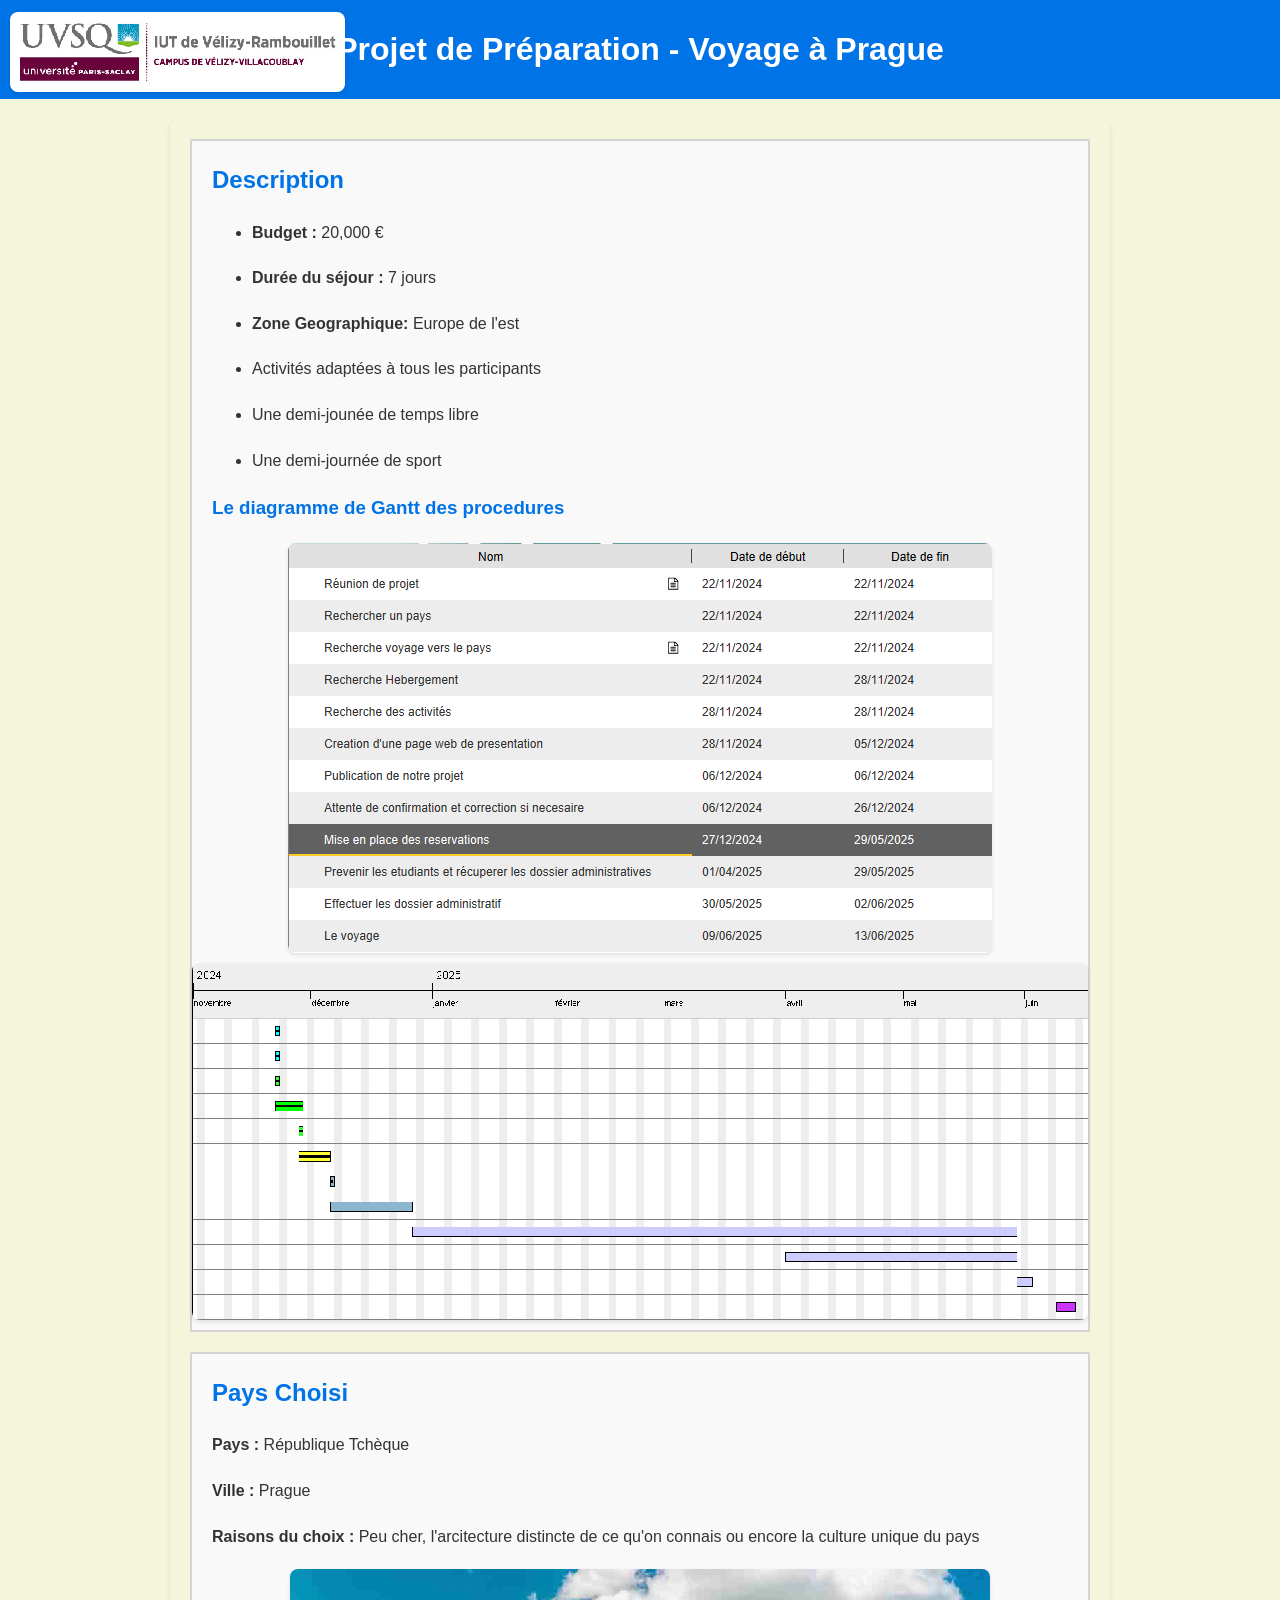
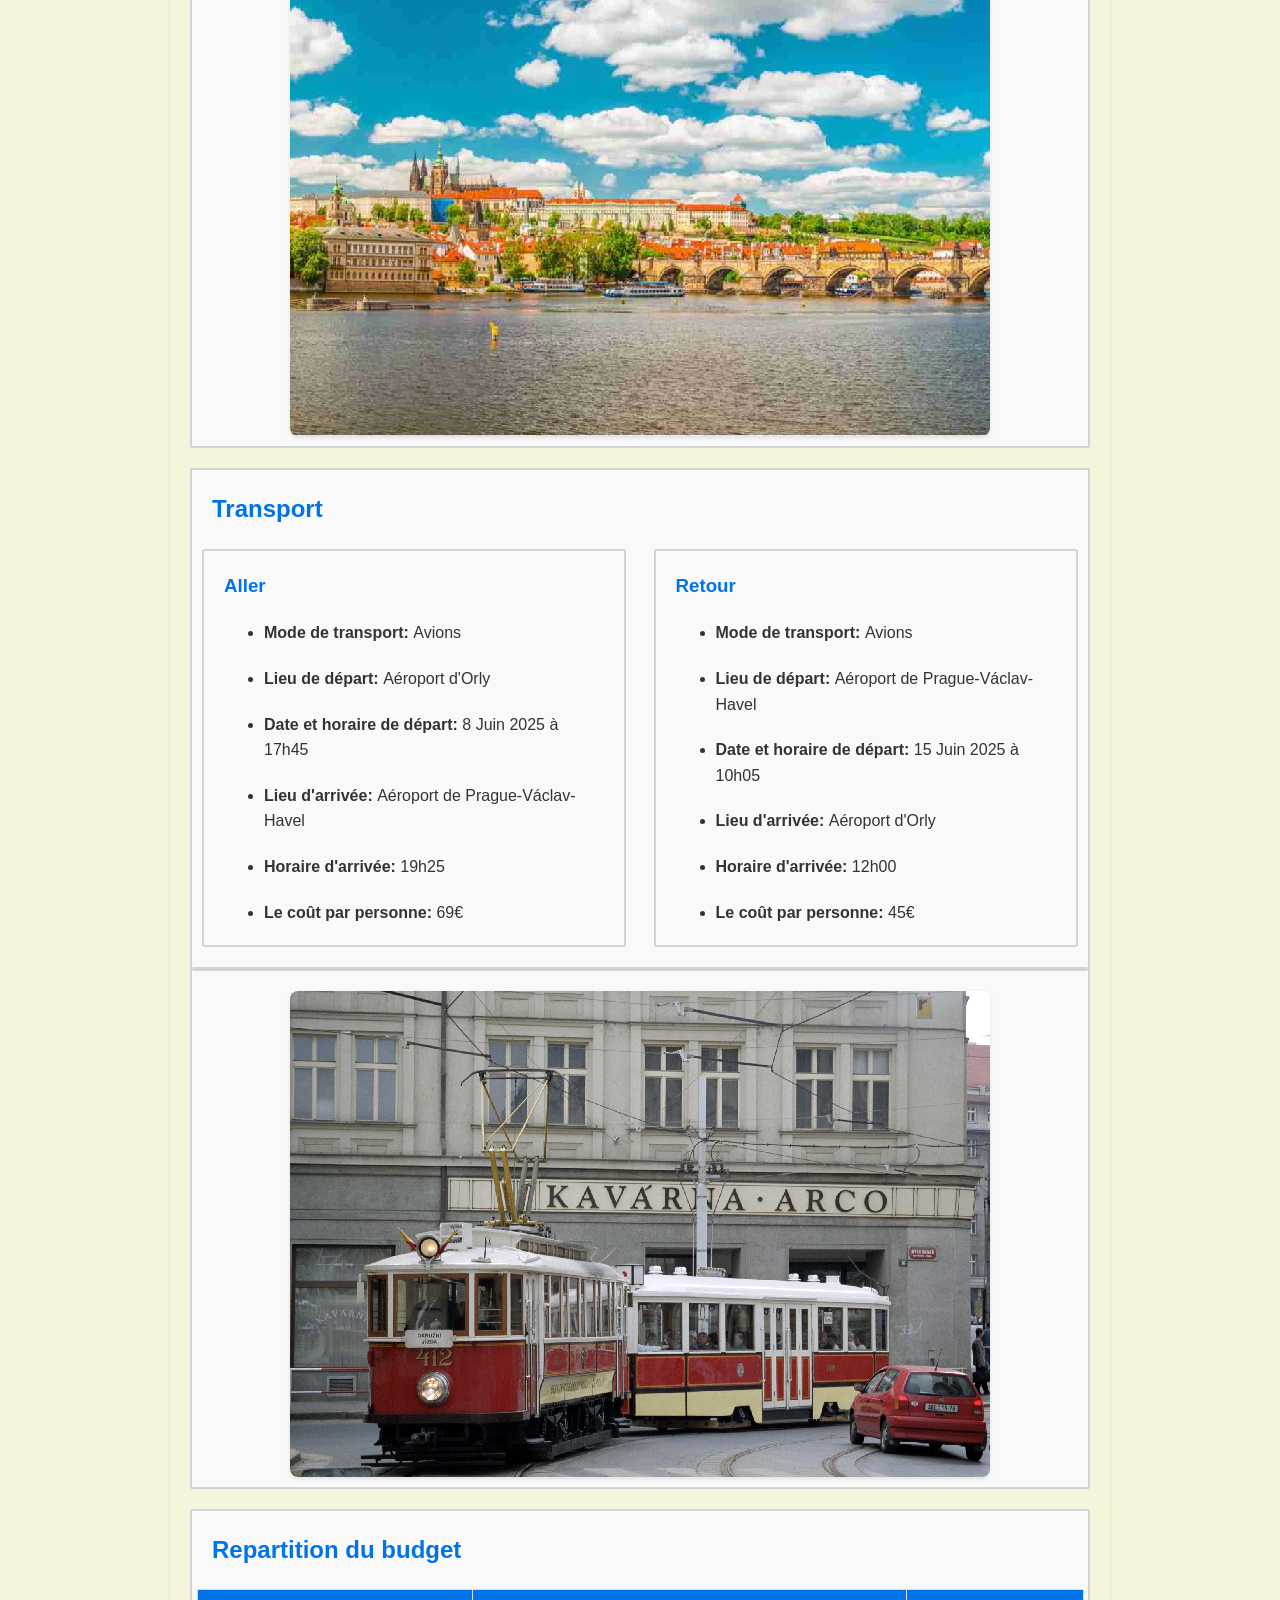
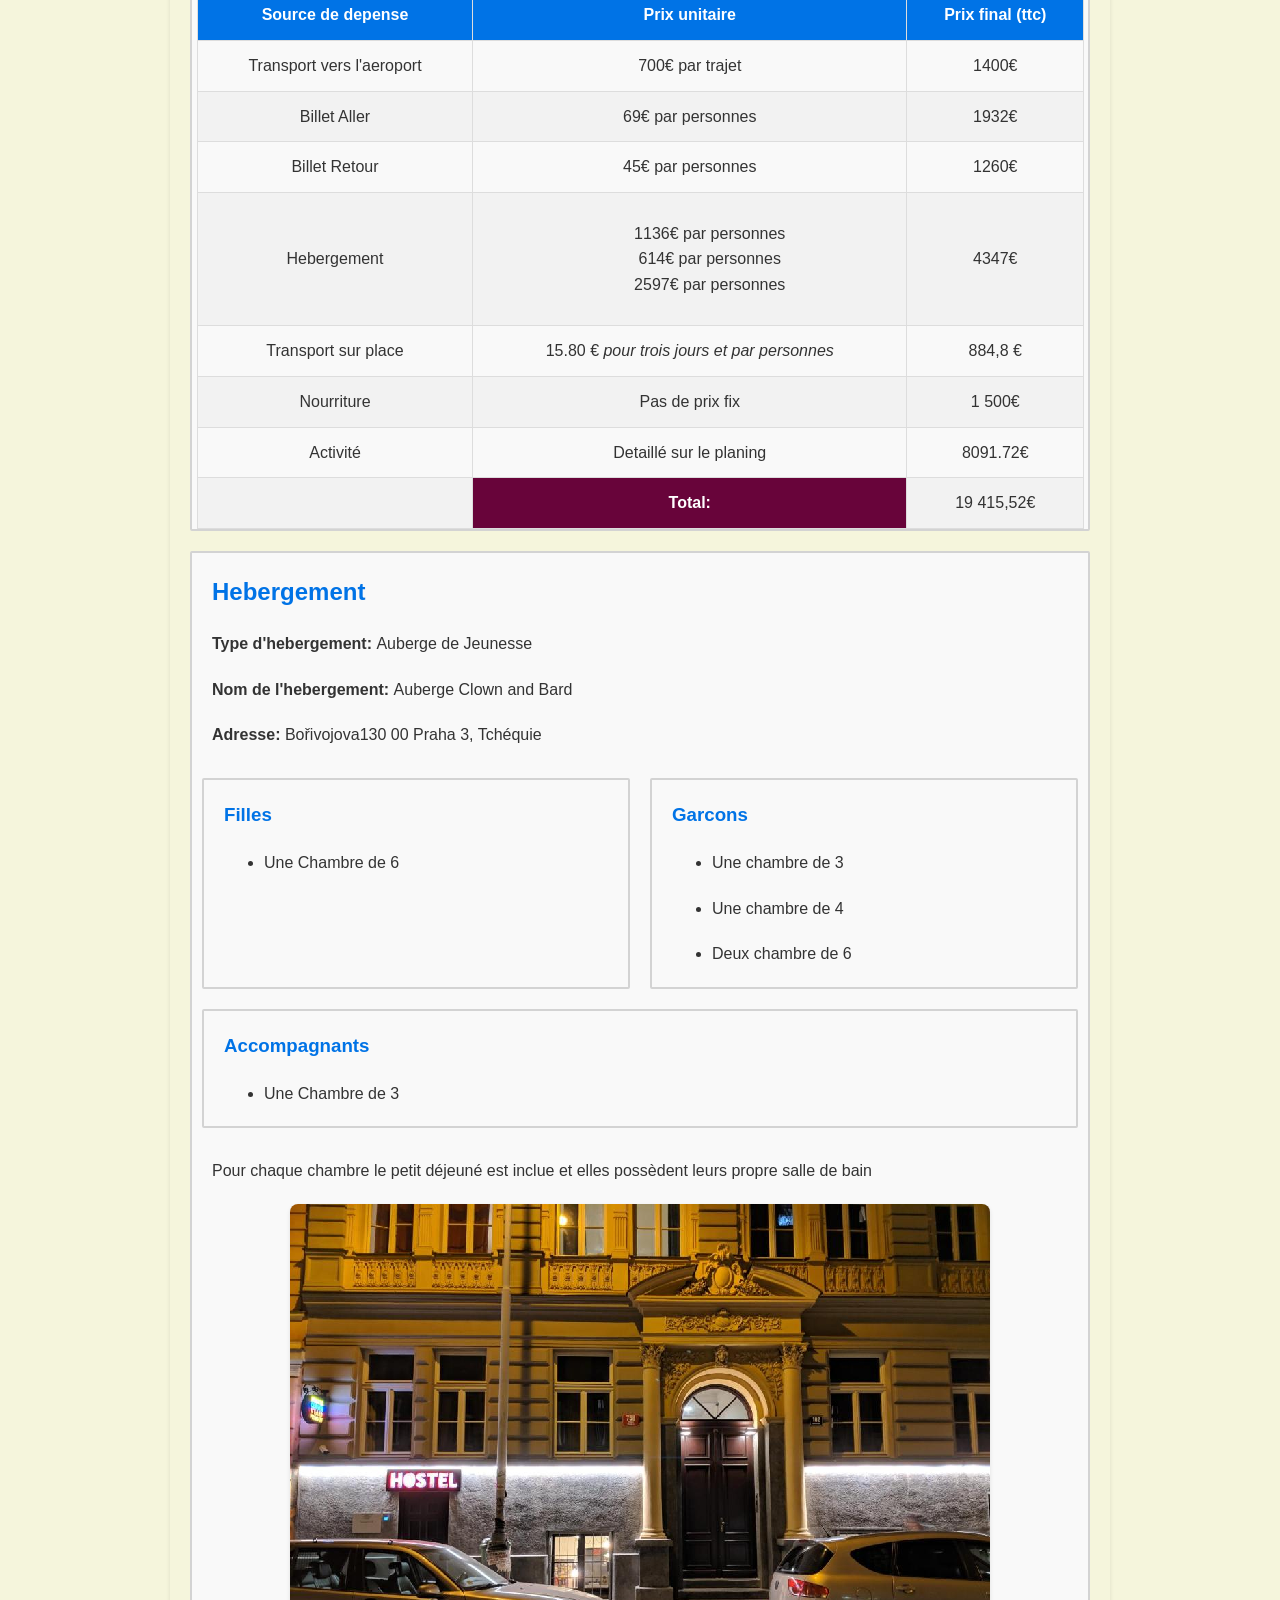
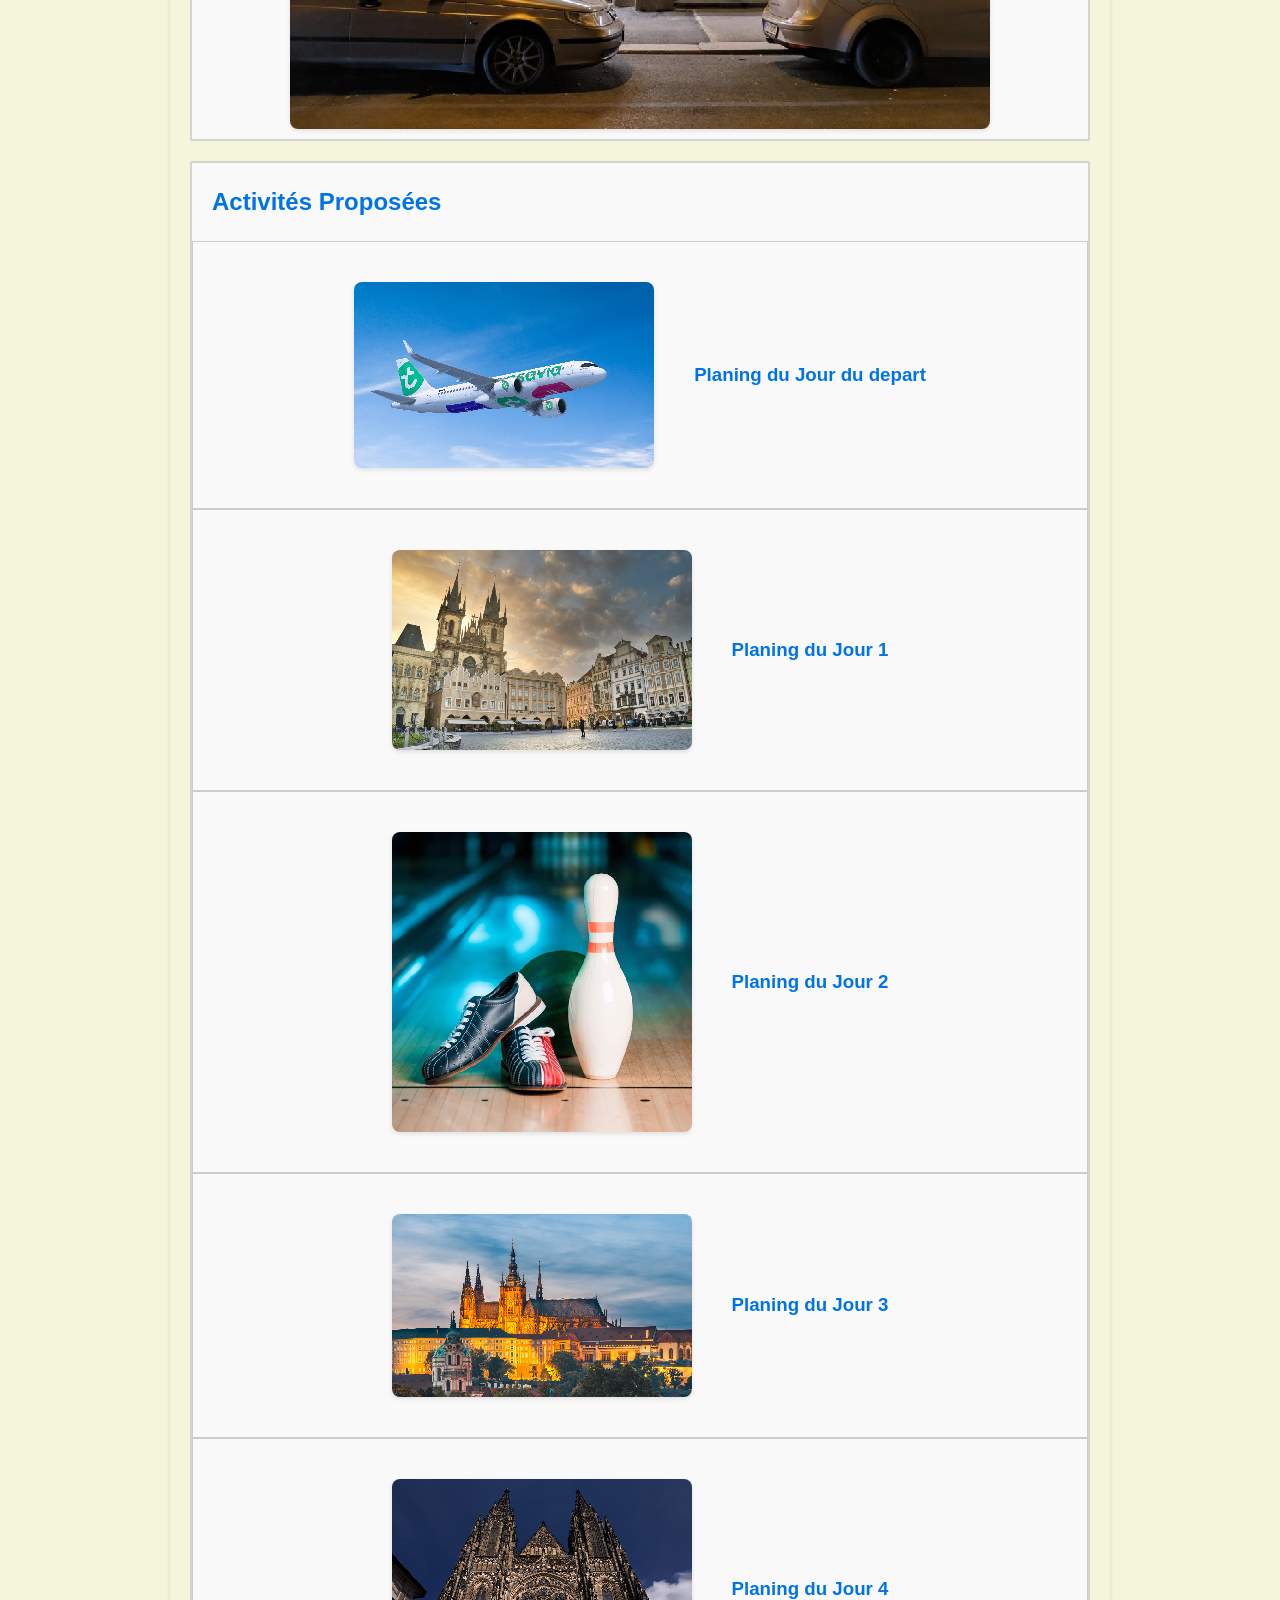
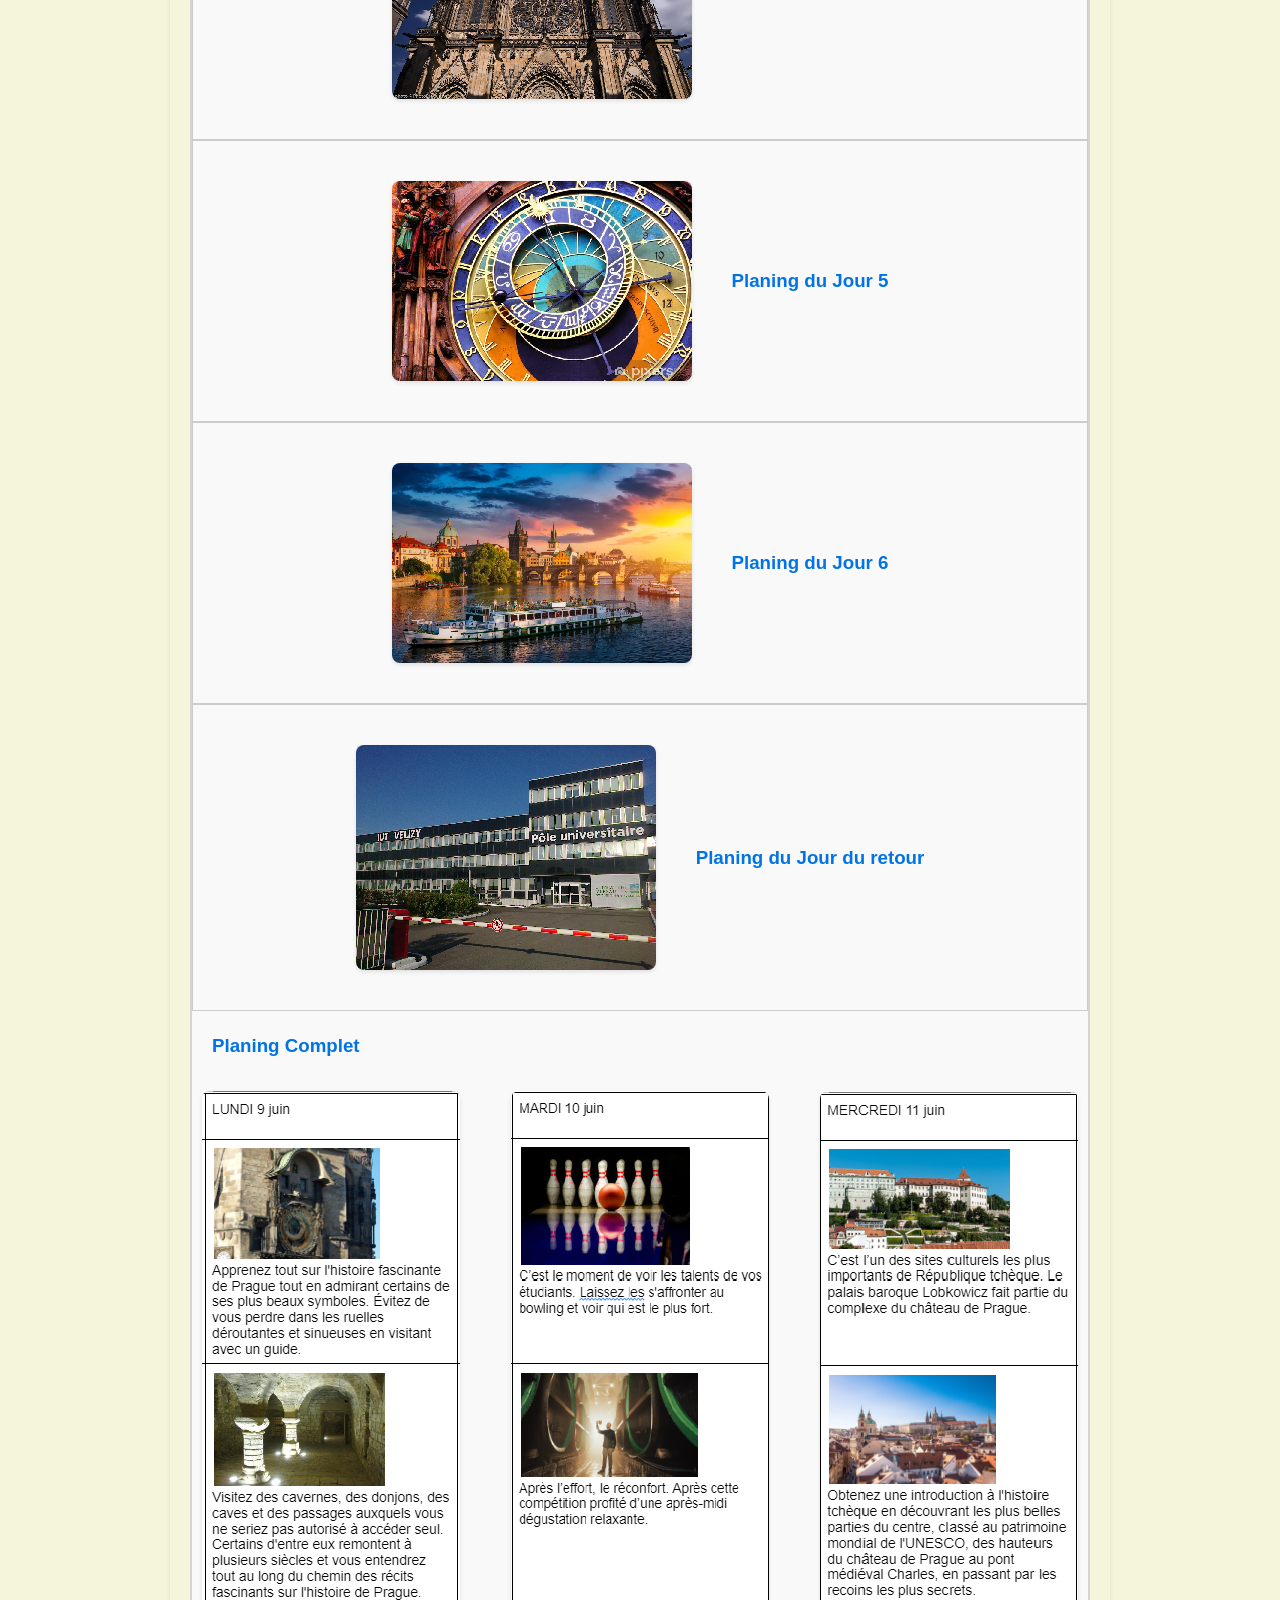
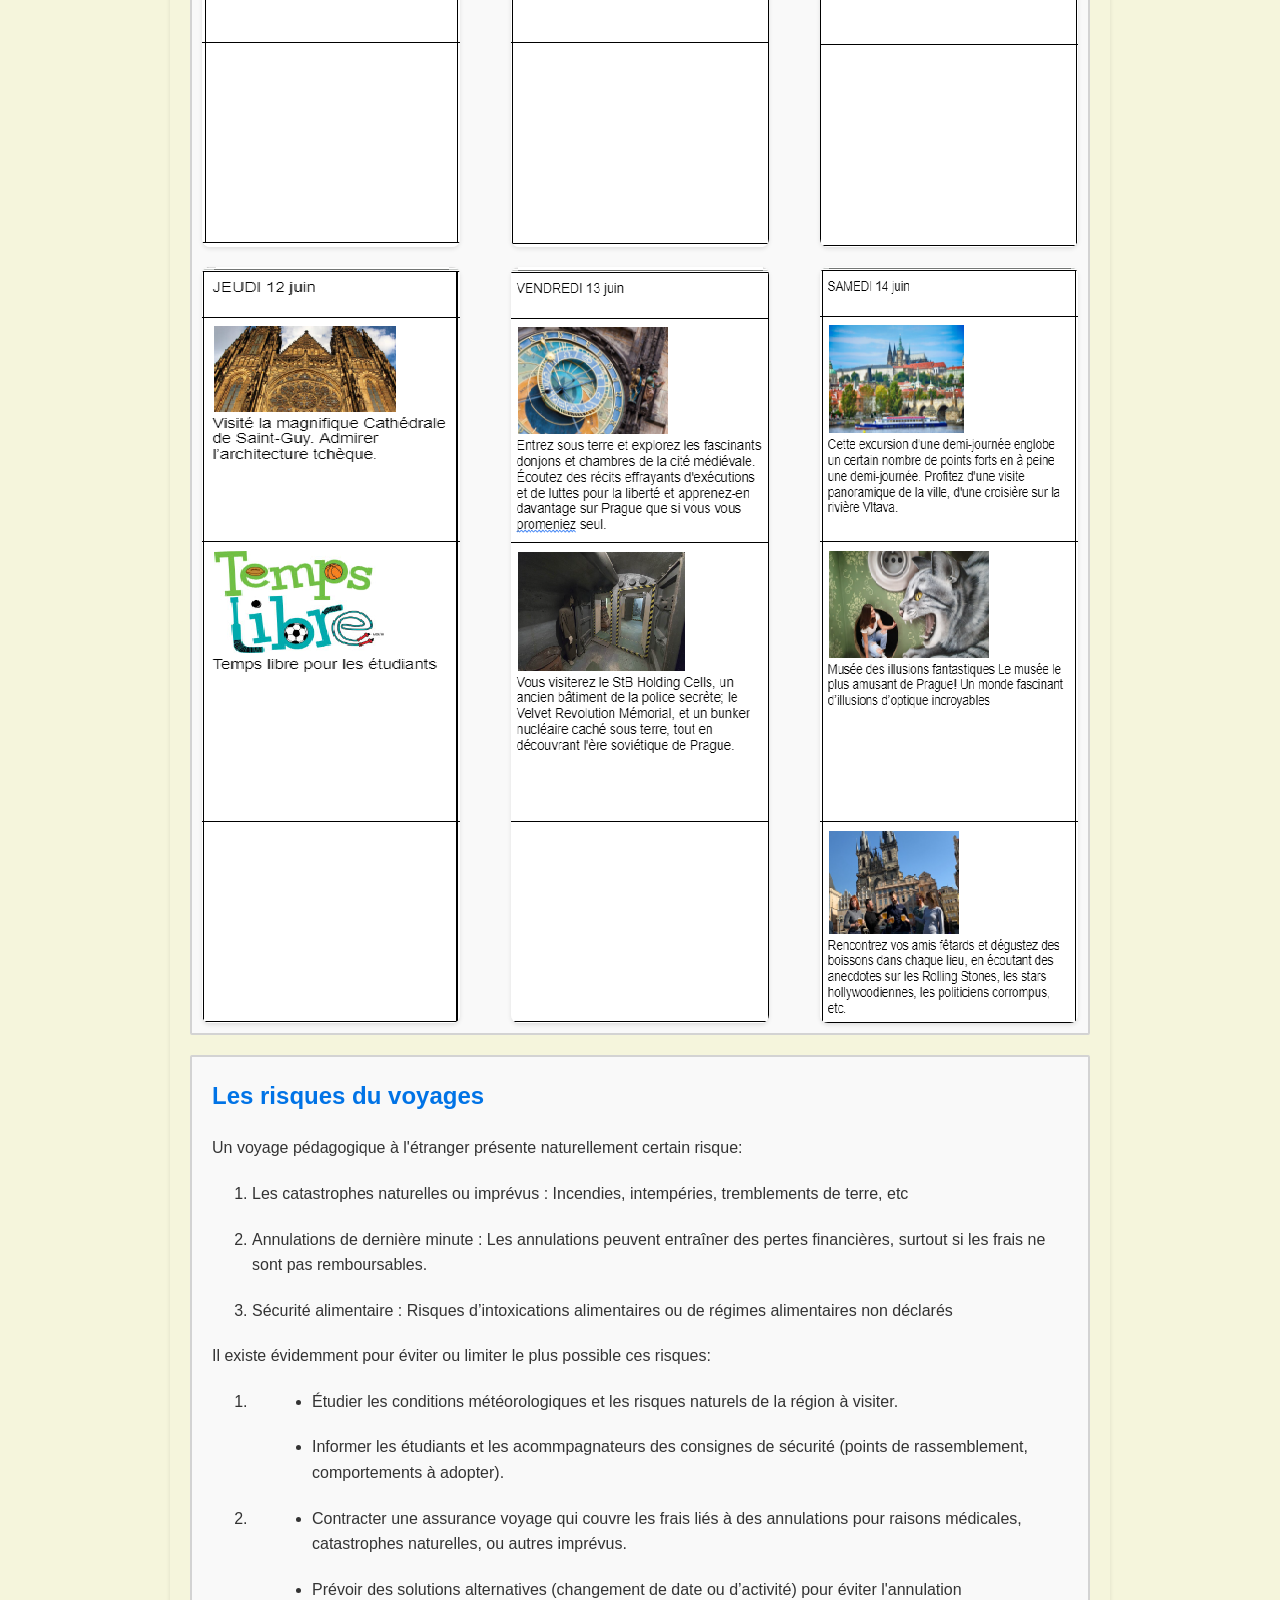
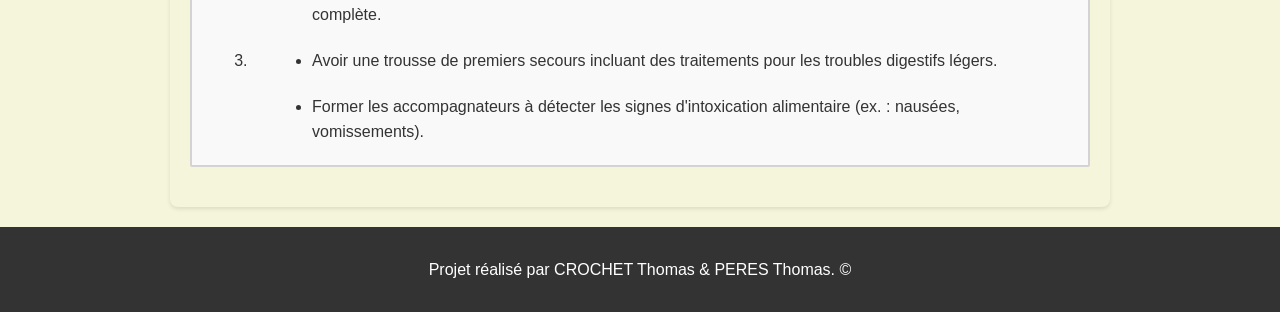
<file: Recueil d'un besoin client/index.html>
<!DOCTYPE html>
<html lang="fr" xmlns="http://www.w3.org/1999/html">
<head>
    <meta charset="UTF-8">
    <meta name="viewport" content="width=device-width, initial-scale=1.0">
    <title>Projet de Préparation - Prague</title>
    <link rel="stylesheet" href="CSS/style.css">
</head>
<body>
<header>
    <img src="images/IUT%20Velizy%20Villacoublay%20logo%202020%20print.jpg" height="100" width="250" alt="Logo de l'UVSQ de Velizy-Villacoublais"/>
    <h1>Projet de Préparation - Voyage à Prague</h1>
</header>

<main>
    <section id="constraints">
        <h2>Description</h2>
        <ul>
            <li><strong>Budget :</strong> 20,000 €</li>
            <li><strong>Durée du séjour :</strong> 7 jours</li>
            <li><strong>Zone Geographique:</strong> Europe de l'est</li>
            <li>Activités adaptées à tous les participants</li>
            <li>Une demi-jounée de temps libre</li>
            <li>Une demi-journée de sport</li>
        </ul>
        <h3>Le diagramme de Gantt des procedures</h3>
        <img src="images/gantt%20projet.png" alt="Planification de projet"/>
        <img src="images/gantt%20table.png" width="1976" height="455" alt="Planification de projet"/>
    </section>

    <section id="country">
        <h2>Pays Choisi</h2>
        <p><strong>Pays :</strong> République Tchèque</p>
        <p><strong>Ville :</strong> Prague</p>
        <p><strong>Raisons du choix :</strong> Peu cher, l'arcitecture distincte de ce qu'on connais ou encore la culture unique du pays</p>
        <img src="images/prague_vue.png" height="500" width="700" alt="Vue de Prague"/>
    </section>

    <section id="transport">
        <h2>Transport</h2>
        <div class="sections">
            <section id="aller" class="section">
                <h3>Aller</h3>
                <ul>
                    <li><strong>Mode de transport: </strong>Avions</li>
                    <li><strong>Lieu de départ: </strong>Aéroport d'Orly</li>
                    <li><strong>Date et horaire de départ: </strong>8 Juin 2025 à 17h45</li>
                    <li><strong>Lieu d'arrivée: </strong>Aéroport de Prague-Václav-Havel</li>
                    <li><strong>Horaire d'arrivée: </strong>19h25</li>
                    <li><strong>Le coût par personne: </strong>69&euro;</li>
                </ul>
            </section>
            <section id="retour" class="section">
                <h3>Retour</h3>
                <ul>
                    <li><strong>Mode de transport: </strong>Avions</li>
                    <li><strong>Lieu de départ: </strong>Aéroport de Prague-Václav-Havel</li>
                    <li><strong>Date et horaire de départ: </strong>15 Juin 2025 à 10h05</li>
                    <li><strong>Lieu d'arrivée: </strong>Aéroport d'Orly</li>
                    <li><strong>Horaire d'arrivée: </strong>12h00</li>
                    <li><strong>Le coût par personne: </strong>45&euro;</li>
                </ul>
            </section>
        </div>
        <section id="transport_prague">

        </section>
        <img src="images/transport.png" height="500" width="700" alt="Transports publics de Prague"/>
    </section>

    <section id="money">
        <div class="budgtab">
        <h2>Repartition du budget</h2>
        <table>
            <thead>
                <tr>
                    <th>Source de depense</th>
                    <th>Prix unitaire</th>
                    <th>Prix final (ttc)</th>
                </tr>
            </thead>
            <tbody>
                <tr>
                    <td>Transport vers l'aeroport</td>
                    <td>700&euro; par trajet</td>
                    <td>1400&euro;</td>
                </tr>
                <tr>
                    <td>Billet Aller</td>
                    <td>69&euro; par personnes</td>
                    <td>1932&euro;</td>
                </tr>
                <tr>
                    <td>Billet Retour</td>
                    <td>45&euro; par personnes</td>
                    <td>1260&euro;</td>
                </tr>
                <tr>
                    <td>Hebergement</td>
                    <td>
                        <dl class="budgtab">
                            <dd>1136&euro; par personnes</dd>
                            <dd>614&euro; par personnes</dd>
                            <dd>2597&euro; par personnes</dd>
                        </dl>
                    </td>
                    <td>4347&euro;</td>
                </tr>
                <tr>
                    <td>Transport sur place</td>
                    <td>15.80 &euro; <i>pour trois jours et par personnes</i></td>
                    <td>884,8 &euro;</td>
                </tr>
                <tr>
                    <td>Nourriture</td>
                    <td>Pas de prix fix</td>
                    <td>1 500&euro;</td>
                </tr>
                <tr>
                    <td>Activité</td>
                    <td>Detaillé sur le planing</td>
                    <td>8091.72&euro;</td>
                </tr>
                <div class="tot">
                    <tr class="tot">
                        <td></td>
                        <th>Total:</th>
                        <td>19 415,52&euro;</td>
                    </tr>
                </div>
            </tbody>
        </table>
        </div>
    </section>

    <section id="accommodation">
        <h2>Hebergement</h2>
        <p><strong>Type d'hebergement: </strong>Auberge de Jeunesse</p>
        <p><strong>Nom de l'hebergement: </strong>Auberge Clown and Bard</p>
        <p><strong>Adresse: </strong>Bořivojova130 00 Praha 3, Tchéquie</p>
        <div class="sech">
            <section id="hebergementf" class="section">
                <h3>Filles</h3>
                <ul>
                    <li>Une Chambre de 6</li>
                </ul>
            </section>
            <section id="hebergementg" class="section">
                <h3>Garcons</h3>
                <ul>
                    <li>Une chambre de 3</li>
                    <li>Une chambre de 4</li>
                    <li>Deux chambre de 6</li>
                </ul>
            </section>
        </div>
        <div class="sech">
            <section id="herbergementa" class="section">
                <h3>Accompagnants</h3>
                <ul>
                    <li>Une Chambre de 3</li>
                </ul>
            </section>
        </div>
        <p>Pour chaque chambre le petit déjeuné est inclue et elles possèdent leurs propre salle de bain</p>
        <img src="images/hotel.png" height="500" width="700" alt="Hôtel à Prague" />
    </section>

    <section id="activities">
        <h2>Activités Proposées</h2>
        <a href="j0.html" target="_blank">
            <div class="j0-redirect">
                <img src="images/j0.png" alt="Jour0">
                <h3>Planing du Jour du depart</h3>
            </div>
        </a>
        <a href="j1.html" target="_blank">
            <div class="j0-redirect">
                <img src="images/j1.png" alt="Jour1">
                <h3>Planing du Jour 1</h3>
            </div>
        </a>
        <a href="j2.html" target="_blank">
            <div class="j0-redirect">
                <img src="images/bowling.png" alt="Jour2">
                <h3>Planing du Jour 2</h3>
            </div>
        </a>
        <a href="j3.html" target="_blank">
            <div class="j0-redirect">
                <img src="images/j3.png" alt="Jour3">
                <h3>Planing du Jour 3</h3>
            </div>
        </a>
        <a href="j4.html" target="_blank">
            <div class="j0-redirect">
                <img src="images/j4.png" alt="Jour4">
                <h3>Planing du Jour 4</h3>
            </div>
        </a>
        <a href="j5.html" target="_blank">
            <div class="j0-redirect">
                <img src="images/j5.png" alt="Jour5">
                <h3>Planing du Jour 5</h3>
            </div>
        </a>
        <a href="j6.html" target="_blank">
            <div class="j0-redirect">
                <img src="images/j6.png" alt="Jour6">
                <h3>Planing du Jour 6</h3>
            </div>
        </a>
        <a href="j7.html" target="_blank">
            <div class="j0-redirect">
                <img src="images/j7.png" alt="Jour7">
                <h3>Planing du Jour du retour</h3>
            </div>
        </a>
        <p> </p>
        <h3>Planing Complet</h3>
        <div class="prog">
            <img src="images/lundi.png" alt="Activité du Lundi"/>
            <img src="images/mardi.png" alt="Activité du Mardi"/>
            <img src="images/mercredi.png" alt="Activité du Mercredi"/>
            <img src="images/jeudi.png" alt="Activité du Jeudi"/>
            <img src="images/vendredi.png" alt="Activité du Vendredi"/>
            <img src="images/samedi.png" alt="Activité du Samedi"/>
        </div>
    </section>
    <section id="risques">
        <h2>Les risques du voyages</h2>
        <p>Un voyage pédagogique à l'étranger présente naturellement certain risque:</p>
        <ol>
            <li>Les catastrophes naturelles ou imprévus : Incendies, intempéries, tremblements de terre, etc</li>
            <li>Annulations de dernière minute : Les annulations peuvent entraîner des pertes financières, surtout si les frais ne sont pas remboursables.</li>
            <li>Sécurité alimentaire : Risques d’intoxications alimentaires ou de régimes alimentaires non déclarés</li>
        </ol>

        <p>Il existe évidemment pour éviter ou limiter le plus possible ces risques:</p>
        <ol>
            <li>
                <ul>
                    <li>Étudier les conditions météorologiques et les risques naturels de la région à visiter.</li>
                    <li>Informer les étudiants et les acommpagnateurs des consignes de sécurité (points de rassemblement, comportements à adopter).</li>
                </ul>
            </li>
            <li>
                <ul>
                    <li>Contracter une assurance voyage qui couvre les frais liés à des annulations pour raisons médicales, catastrophes naturelles, ou autres imprévus.</li>
                    <li>Prévoir des solutions alternatives (changement de date ou d’activité) pour éviter l'annulation complète.</li>
                </ul>
            </li>
            <li>
                <ul>
                    <li>Avoir une trousse de premiers secours incluant des traitements pour les troubles digestifs légers.</li>
                    <li>Former les accompagnateurs à détecter les signes d'intoxication alimentaire (ex. : nausées, vomissements).</li>
                </ul>
            </li>
        </ol>
    </section>
</main>

<footer>
    <p>Projet réalisé par CROCHET Thomas & PERES Thomas. &copy;</p>
</footer>
</body>
</html>
</file>
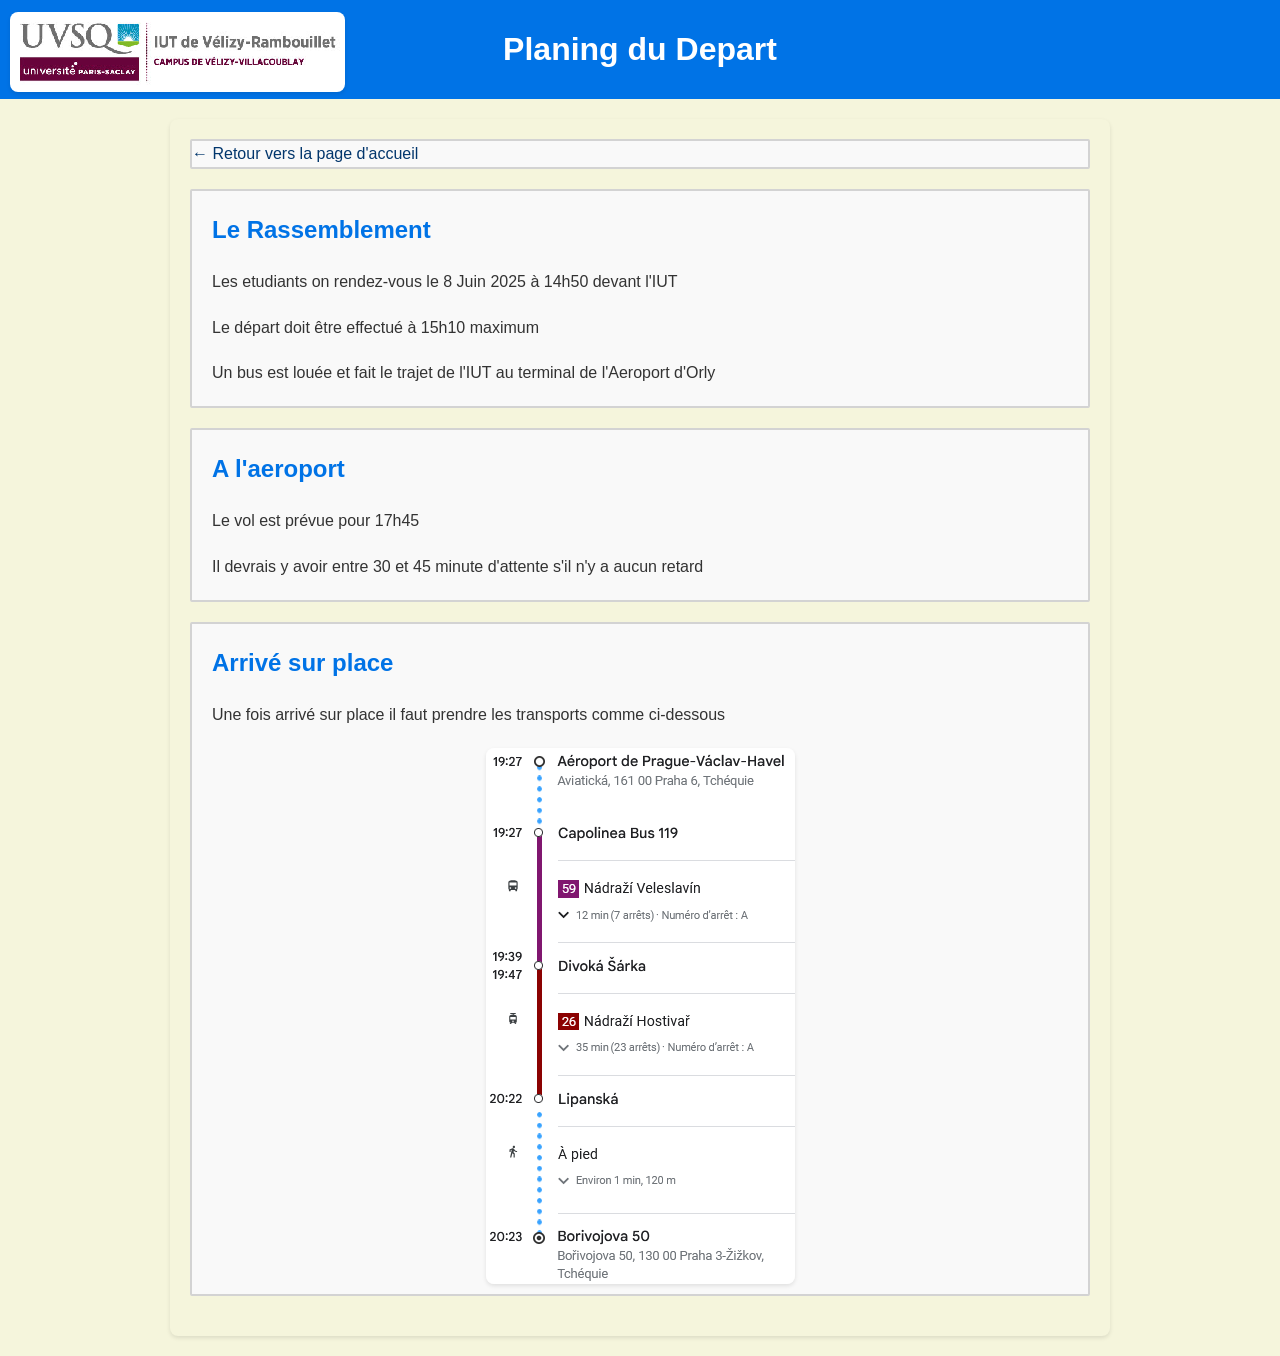
<file: Recueil d'un besoin client/j0.html>
<!DOCTYPE html>
<html lang="fr" xmlns="http://www.w3.org/1999/html">
<head>
    <meta charset="UTF-8">
    <title>Jour 0-Le Depart</title>
    <link href="CSS/style.css" rel="stylesheet">
</head>
<body>
    <header>
        <img src="images/IUT%20Velizy%20Villacoublay%20logo%202020%20print.jpg" height="100" width="300" alt="Logo de l'UVSQ de Velizy-Villacoublais"/>
        <h1>Planing du Depart</h1>
    </header>
    <main>
        <div class="retour">
            <a href="index.html">
                <section id="retour">
                    &leftarrow; Retour vers la page d'accueil
                </section>
            </a></div>
        <section id="rdv">
            <h2>Le Rassemblement</h2>
            <p>Les etudiants on rendez-vous le 8 Juin 2025 à 14h50 devant l'IUT</p>
            <p>Le départ doit être effectué à 15h10 maximum</p>
            <p>Un bus est louée et fait le trajet de l'IUT au terminal de l'Aeroport d'Orly</p>
        </section>

        <section id="vol">
            <h2>A l'aeroport</h2>
            <p>Le vol est prévue pour 17h45</p>
            <p>Il devrais y avoir entre 30 et 45 minute d'attente s'il n'y a aucun retard</p>
        </section>

        <section id="surplace">
            <h2>Arrivé sur place</h2>
            <p>Une fois arrivé sur place il faut prendre les transports comme ci-dessous</p>
            <img src="images/trajetaeroport-hotel.png" alt="Image du trajet entre l'aeroport et l'hotel">
        </section>
    </main>
</body>
</html>
</file>
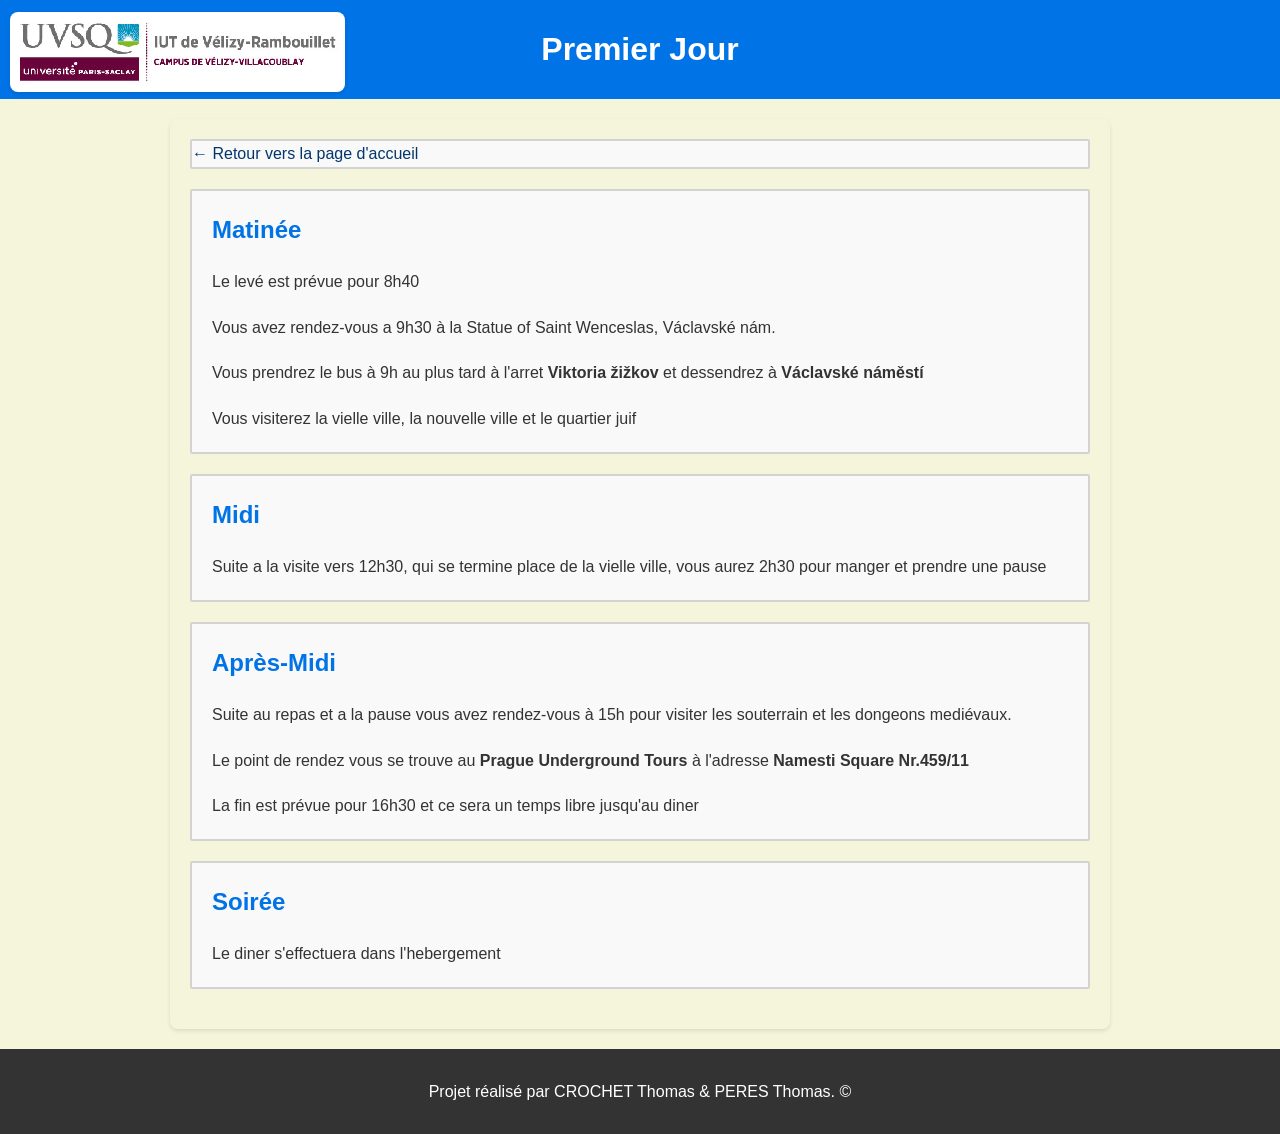
<file: Recueil d'un besoin client/j1.html>
<!DOCTYPE html>
<html lang="fr">
<head>
    <meta charset="UTF-8">
    <link href="CSS/style.css" rel="stylesheet">
    <title>Jour 1</title>
</head>
<body>
    <header>
        <img src="images/IUT%20Velizy%20Villacoublay%20logo%202020%20print.jpg" height="100" width="250" alt="Logo de l'UVSQ de Velizy-Villacoublais"/>
        <h1>Premier Jour</h1>
    </header>

    <main>
        <div class="retour">
            <a href="index.html">
                <section id="retour">
                    &leftarrow; Retour vers la page d'accueil
                </section>
            </a></div>
        <section id="matin">
            <h2>Matinée</h2>
            <p>Le levé est prévue pour 8h40</p>
            <p>Vous avez rendez-vous a 9h30 à la Statue of Saint Wenceslas, Václavské nám.</p>
            <p>Vous prendrez le bus à 9h au plus tard à l'arret <b>Viktoria žižkov</b> et dessendrez à <b>Václavské náměstí</b></p>
            <p>Vous visiterez la vielle ville, la nouvelle ville et le quartier juif</p>
        </section>
        <section id="midi">
            <h2>Midi</h2>
            <p>Suite a la visite vers 12h30, qui se termine place de la vielle ville, vous aurez 2h30 pour manger et prendre une pause</p>
        </section>
        <section id="apres-midi">
            <h2>Après-Midi</h2>
            <p>Suite au repas et a la pause vous avez rendez-vous à 15h pour visiter les souterrain et les dongeons mediévaux.</p>
            <p>Le point de rendez vous se trouve au <b>Prague Underground Tours</b> à l'adresse <b>Namesti Square Nr.459/11</b></p>
            <p>La fin est prévue pour 16h30 et ce sera un temps libre jusqu'au diner</p>
        </section>
        <section id="soir">
            <h2>Soirée</h2>
            <p>Le diner s'effectuera dans l'hebergement</p>
        </section>
    </main>
    <footer>
        <p>Projet réalisé par CROCHET Thomas & PERES Thomas. &copy;</p>
    </footer>
</body>
</html>
</file>
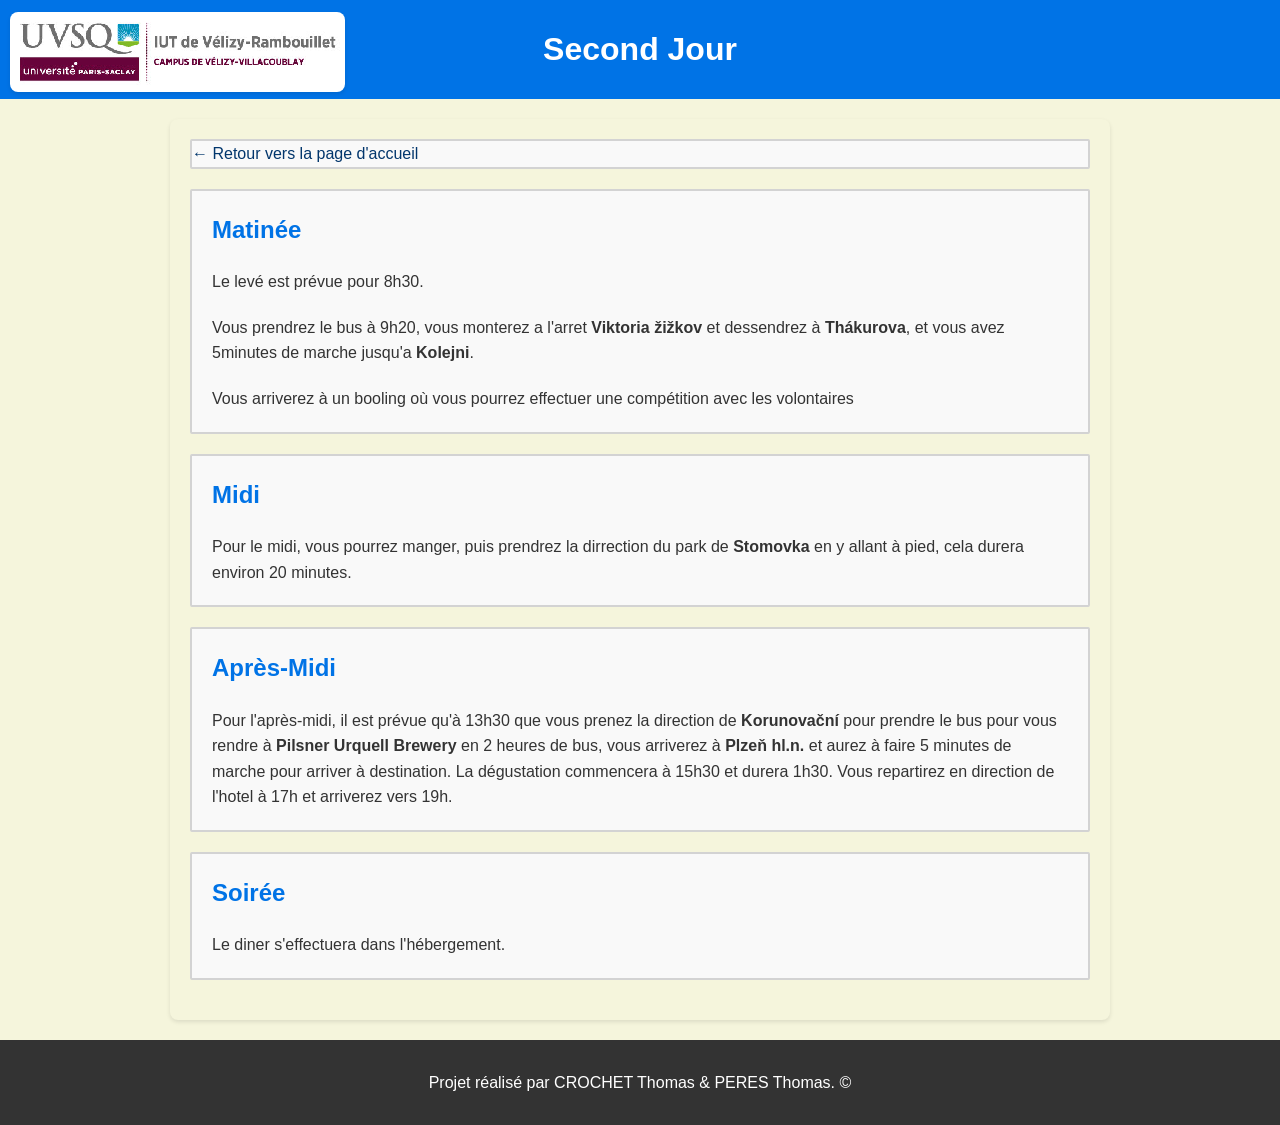
<file: Recueil d'un besoin client/j2.html>
<!DOCTYPE html>
<html lang="en">
<head>
    <meta charset="UTF-8">
    <link href="CSS/style.css" rel="stylesheet">
    <title>Jour 2</title>
</head>
<body>
    <header>
        <img src="images/IUT%20Velizy%20Villacoublay%20logo%202020%20print.jpg" height="100" width="250" alt="Logo de l'UVSQ de Velizy-Villacoublais"/>
        <h1>Second Jour</h1>
    </header>
    <main>
        <div class="retour">
            <a href="index.html">
                <section id="retour">
                    &leftarrow; Retour vers la page d'accueil
                </section>
            </a></div>
        <section id="matin">
            <h2>Matinée</h2>
            <p>Le levé est prévue pour 8h30.</p>
            <p>Vous prendrez le bus à 9h20, vous monterez a l'arret <b>Viktoria žižkov</b> et dessendrez à <b>Thákurova</b>, et vous avez 5minutes de marche jusqu'a <b>Kolejni</b>.</p>
            <p>Vous arriverez à un booling où vous pourrez effectuer une compétition avec les volontaires</p>
        </section>
        <section id="midi">
            <h2>Midi</h2>
            <p>Pour le midi, vous pourrez manger, puis prendrez la dirrection du park de <b>Stomovka</b> en y allant à pied, cela durera environ 20 minutes.</p>
        </section>
        <section id="apres-midi">
            <h2>Après-Midi</h2>
            <p>Pour l'après-midi, il est prévue qu'à 13h30 que vous prenez la direction de <b>Korunovační</b> pour prendre le bus pour vous rendre à <b>Pilsner Urquell Brewery</b> en 2 heures de bus, vous arriverez à <b>Plzeň hl.n.</b> et aurez à faire 5 minutes de marche pour arriver à destination. La dégustation commencera à 15h30 et durera 1h30. Vous repartirez en direction de l'hotel à 17h et arriverez vers 19h.</p>
        </section>
        <section id="soir">
            <h2>Soirée</h2>
            <p>Le diner s'effectuera dans l'hébergement.</p>
        </section>
    </main>
    <footer>
        <p>Projet réalisé par CROCHET Thomas & PERES Thomas. &copy;</p>
    </footer>
</body>
</html>
</file>
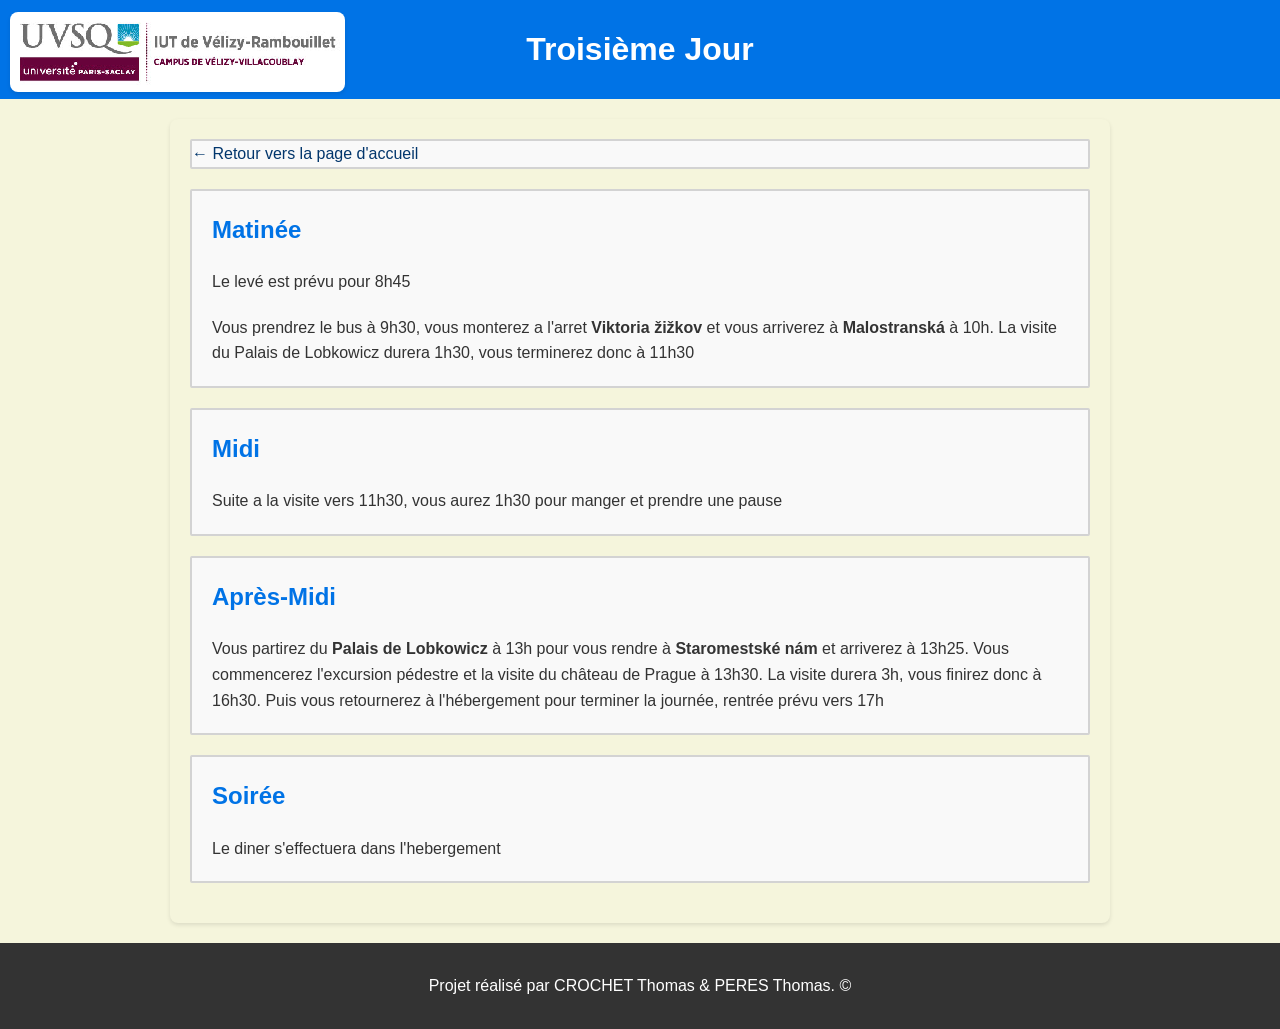
<file: Recueil d'un besoin client/j3.html>
<!DOCTYPE html>
<html lang="en">
<head>
    <meta charset="UTF-8">
    <link href="CSS/style.css" rel="stylesheet">
    <title>Jour 3</title>
</head>
<body>
    <header>
        <img src="images/IUT%20Velizy%20Villacoublay%20logo%202020%20print.jpg" height="100" width="250" alt="Logo de l'UVSQ de Velizy-Villacoublais"/>
        <h1>Troisième Jour</h1>
    </header>
    <main>
        <div class="retour">
            <a href="index.html">
                <section id="retour">
                    &leftarrow; Retour vers la page d'accueil
                </section>
            </a></div>
        <section id="matin">
            <h2>Matinée</h2>
            <p>Le levé est prévu pour 8h45</p>
            <p>Vous prendrez le bus à 9h30, vous monterez a l'arret <b>Viktoria žižkov</b> et vous arriverez à <b>Malostranská</b> à 10h. La visite du Palais de Lobkowicz durera 1h30, vous terminerez donc à 11h30 </p>

        </section>
        <section id="midi">
            <h2>Midi</h2>
            <p>Suite a la visite vers 11h30, vous aurez 1h30 pour manger et prendre une pause</p>
        </section>
        <section id="apres-midi">
            <h2>Après-Midi</h2>
            <p>Vous partirez du <b>Palais de Lobkowicz</b> à 13h pour vous rendre à <b>Staromestské nám</b> et arriverez à 13h25. Vous commencerez l'excursion pédestre et la visite du château de Prague à 13h30. La visite durera 3h, vous finirez donc à 16h30. Puis vous retournerez à l'hébergement pour terminer la journée, rentrée prévu vers 17h </p>
        </section>
        <section id="soir">
            <h2>Soirée</h2>
            <p>Le diner s'effectuera dans l'hebergement</p>
        </section>
    </main>
    <footer>
        <p>Projet réalisé par CROCHET Thomas & PERES Thomas. &copy;</p>
    </footer>
</body>
</html>
</file>
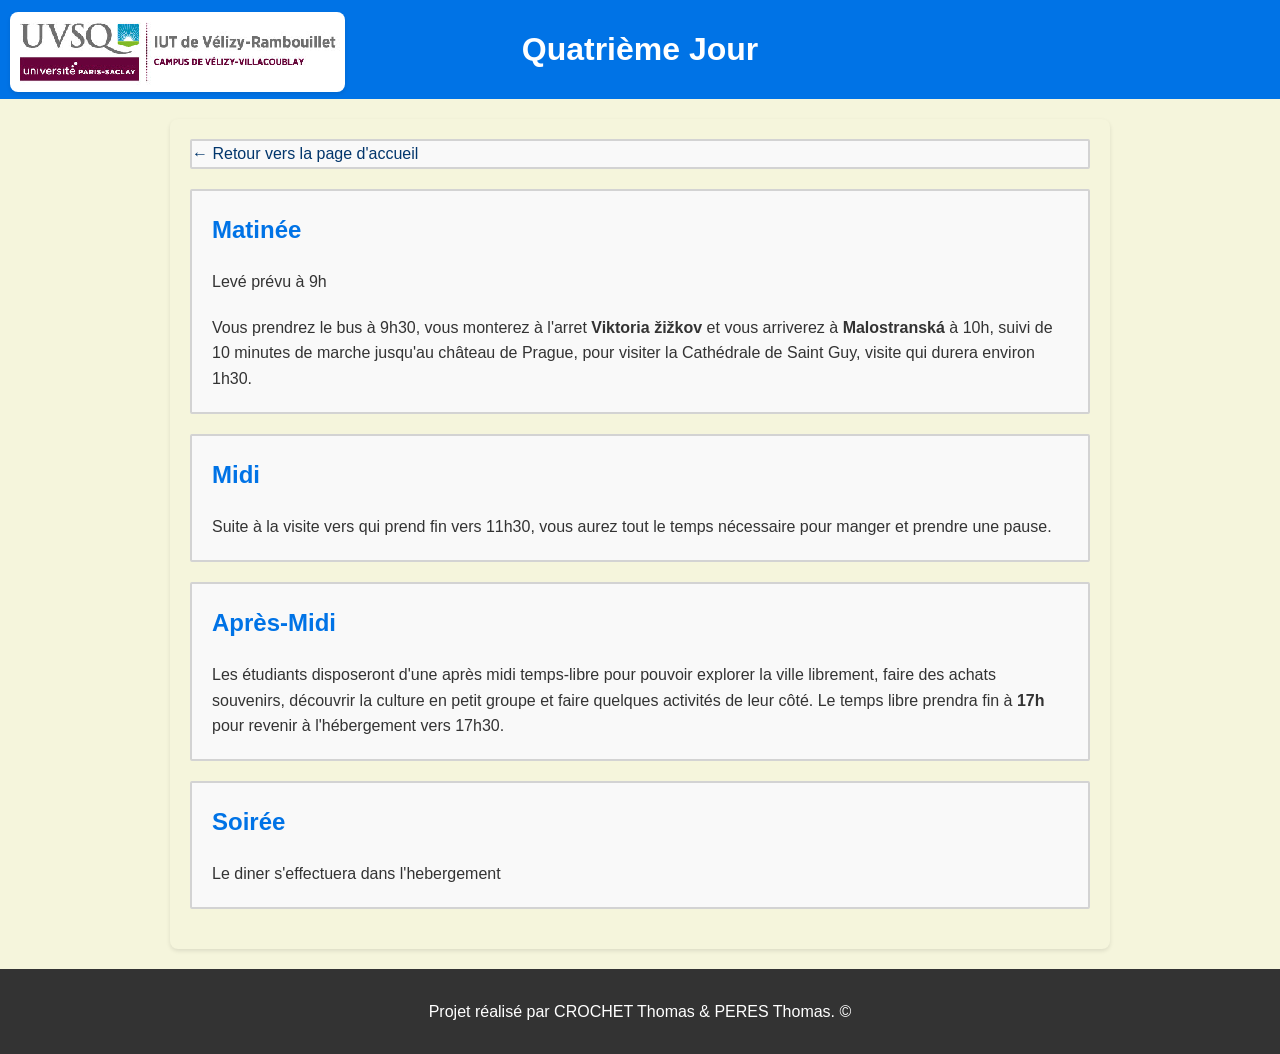
<file: Recueil d'un besoin client/j4.html>
<!DOCTYPE html>
<html lang="en">
<head>
    <meta charset="UTF-8">
    <link href="CSS/style.css" rel="stylesheet">
    <title>Jour 4</title>
</head>
<body>
    <header>
        <img src="images/IUT%20Velizy%20Villacoublay%20logo%202020%20print.jpg" height="100" width="250" alt="Logo de l'UVSQ de Velizy-Villacoublais"/>
        <h1>Quatrième Jour</h1>
    </header>
    <main>
        <div class="retour">
            <a href="index.html">
                <section id="retour">
                    &leftarrow; Retour vers la page d'accueil
                </section>
            </a></div>
        <section id="matin">
            <h2>Matinée</h2>
            <p>Levé prévu à 9h</p>
            <p>Vous prendrez le bus à 9h30, vous monterez à l'arret <b>Viktoria žižkov</b> et vous arriverez à <b>Malostranská</b> à 10h, suivi de 10 minutes de marche jusqu'au château de Prague, pour visiter la Cathédrale de Saint Guy, visite qui durera environ 1h30.</p>
        </section>
        <section id="midi">
            <h2>Midi</h2>
            <p>Suite à la visite vers qui prend fin vers 11h30, vous aurez tout le temps nécessaire pour manger et prendre une pause.</p>
        </section>
        <section id="apres-midi">
            <h2>Après-Midi</h2>
            <p>Les étudiants disposeront d'une après midi temps-libre pour pouvoir explorer la ville librement, faire des achats souvenirs, découvrir la culture en petit groupe et faire quelques activités de leur côté. Le temps libre prendra fin à <b>17h</b> pour revenir à l'hébergement vers 17h30.</p>
        </section>
        <section id="soir">
            <h2>Soirée</h2>
            <p>Le diner s'effectuera dans l'hebergement</p>
        </section>
    </main>
    <footer>
        <p>Projet réalisé par CROCHET Thomas & PERES Thomas. &copy;</p>
    </footer>
</body>
</html>
</file>
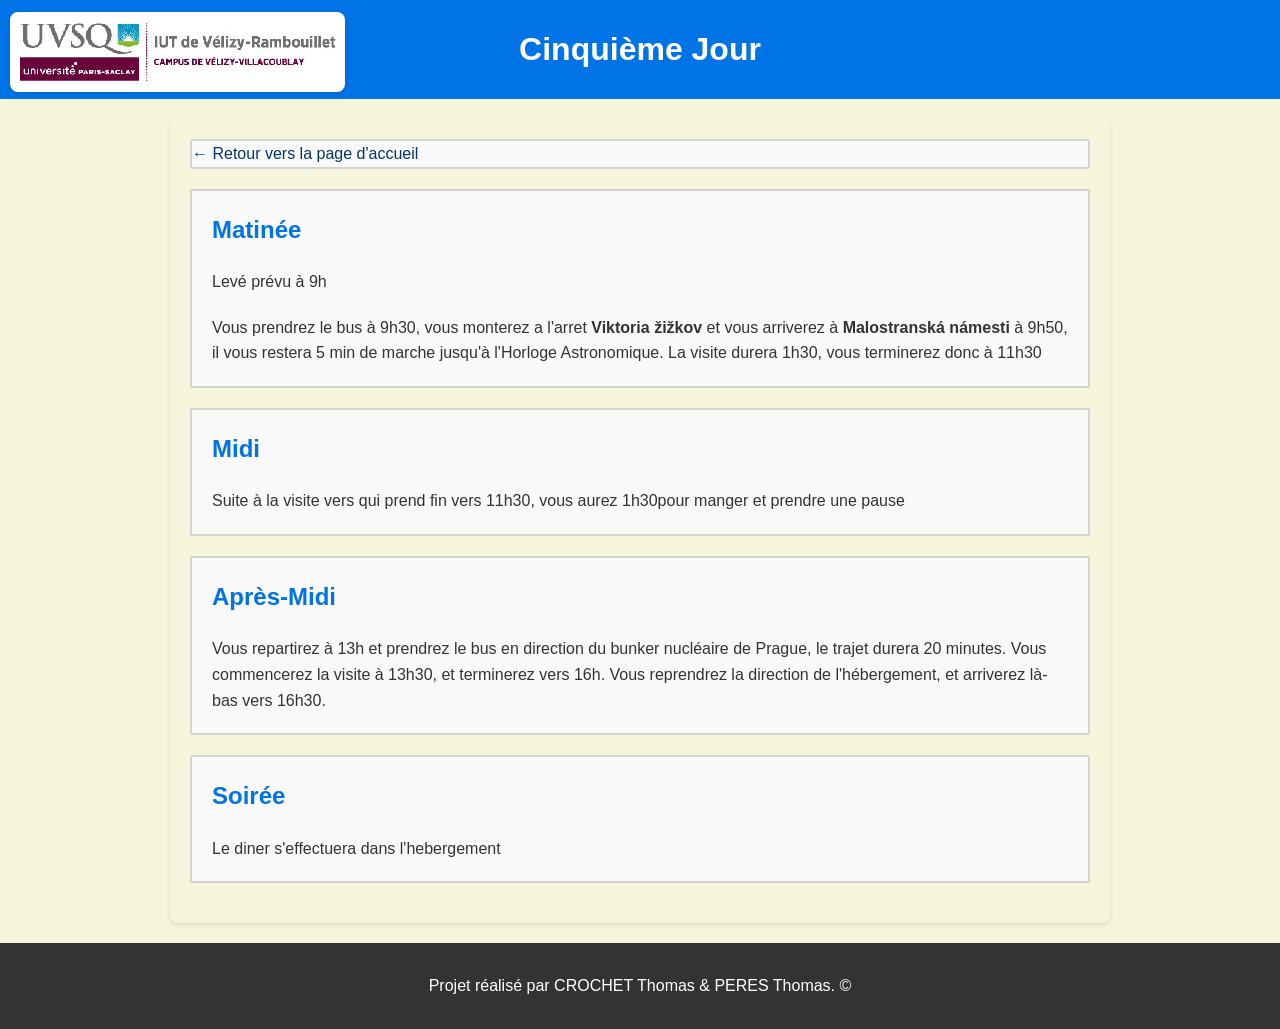
<file: Recueil d'un besoin client/j5.html>
<!DOCTYPE html>
<html lang="en">
<head>
    <meta charset="UTF-8">
    <link href="CSS/style.css" rel="stylesheet">
    <title>Jour 5</title>
</head>
<body>
    <header>
        <img src="images/IUT%20Velizy%20Villacoublay%20logo%202020%20print.jpg" height="100" width="250" alt="Logo de l'UVSQ de Velizy-Villacoublais"/>
        <h1>Cinquième Jour</h1>
    </header>
    <main>
        <div class="retour">
            <a href="index.html">
                <section id="retour">
                    &leftarrow; Retour vers la page d'accueil
                </section>
            </a></div>
        <section id="matin">
            <h2>Matinée</h2>
            <p>Levé prévu à 9h</p>
            <p>Vous prendrez le bus à 9h30, vous monterez a l'arret <b>Viktoria žižkov</b> et vous arriverez à <b>Malostranská námesti</b> à 9h50, il vous restera 5 min de marche jusqu'à l'Horloge Astronomique. La visite durera 1h30, vous terminerez donc à 11h30 </p>
        </section>
        <section id="midi">
            <h2>Midi</h2>
            <p>Suite à la visite vers qui prend fin vers 11h30, vous aurez 1h30pour manger et prendre une pause</p>
        </section>
        <section id="apres-midi">
            <h2>Après-Midi</h2>
            <p>Vous repartirez à 13h et prendrez le bus en direction du bunker nucléaire de Prague, le trajet durera 20 minutes. Vous commencerez la visite à 13h30, et terminerez vers 16h. Vous reprendrez la direction de l'hébergement, et arriverez là-bas vers 16h30.</p>
        </section>
        <section id="soir">
            <h2>Soirée</h2>
            <p>Le diner s'effectuera dans l'hebergement</p>
        </section>
    </main>
    <footer>
        <p>Projet réalisé par CROCHET Thomas & PERES Thomas. &copy;</p>
    </footer>
</body>
</html>
</file>
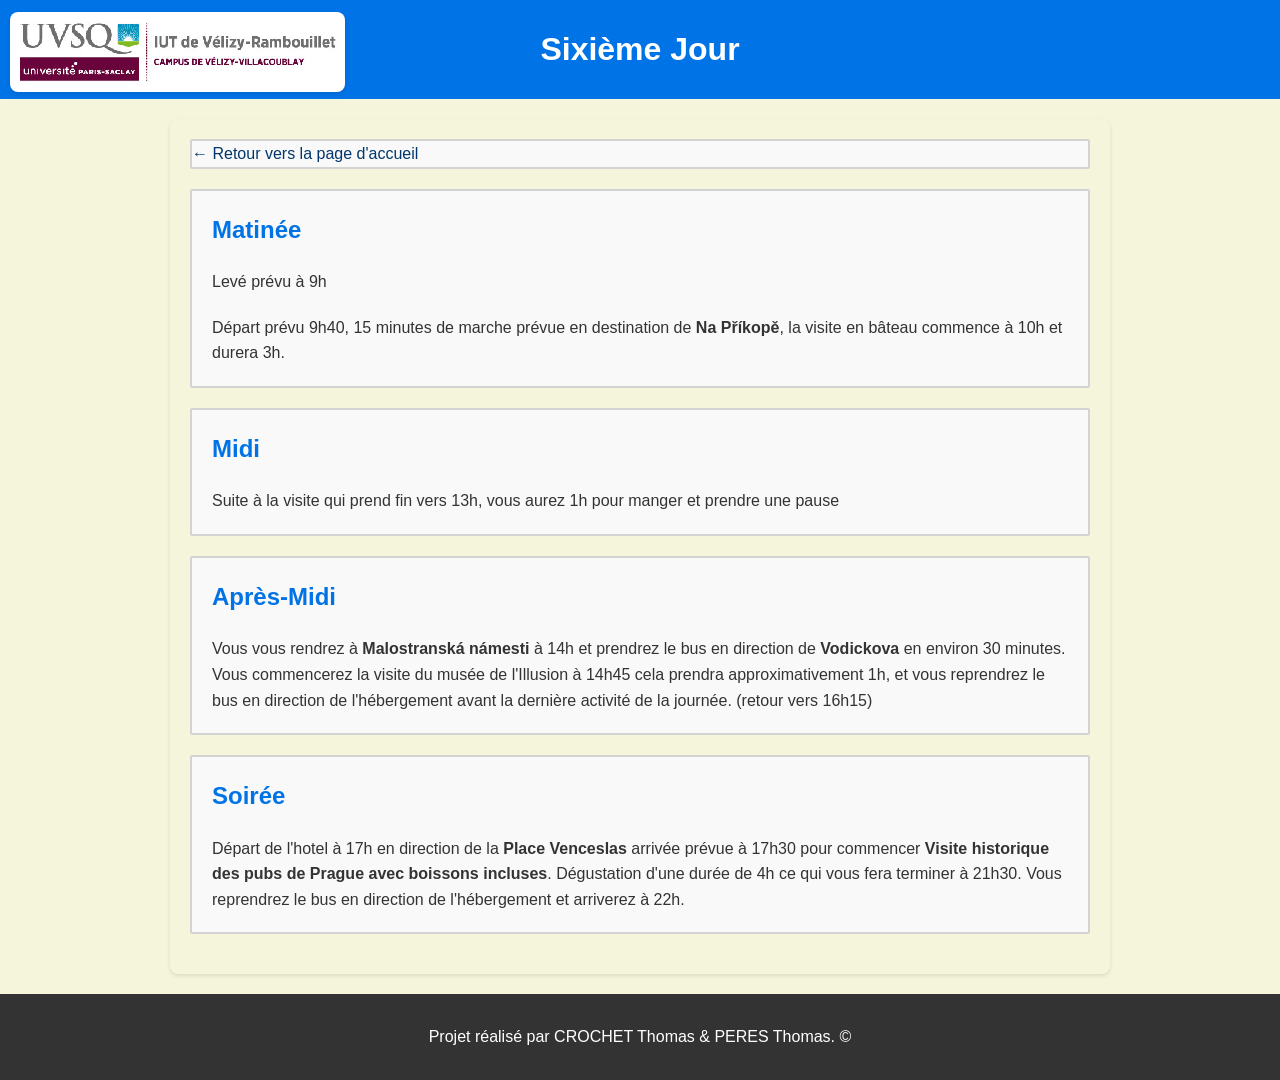
<file: Recueil d'un besoin client/j6.html>
<!DOCTYPE html>
<html lang="en">
<head>
    <meta charset="UTF-8">
    <link href="CSS/style.css" rel="stylesheet">
    <title>Jour 6</title>
</head>
<body>
    <header>
        <img src="images/IUT%20Velizy%20Villacoublay%20logo%202020%20print.jpg" height="100" width="250" alt="Logo de l'UVSQ de Velizy-Villacoublais"/>
        <h1>Sixième Jour</h1>
    </header>
    <main>
        <div class="retour">
            <a href="index.html">
                <section id="retour">
                    &leftarrow; Retour vers la page d'accueil
                </section>
            </a></div>
        <section id="matin">
            <h2>Matinée</h2>
            <p>Levé prévu à 9h</p>
            <p>Départ prévu 9h40, 15 minutes de marche prévue en destination de <b>Na Příkopě</b>, la visite en bâteau commence à 10h et durera 3h.</p>
        </section>
        <section id="midi">
            <h2>Midi</h2>
            <p>Suite à la visite qui prend fin vers 13h, vous aurez 1h pour manger et prendre une pause</p>
        </section>
        <section id="apres-midi">
            <h2>Après-Midi</h2>
            <p>Vous vous rendrez à <b>Malostranská námesti</b> à 14h et prendrez le bus en direction de <b>Vodickova</b> en environ 30 minutes. Vous commencerez la visite du musée de l'Illusion à 14h45 cela prendra approximativement 1h, et vous reprendrez le bus en direction de l'hébergement avant la dernière activité de la journée. (retour vers 16h15)</p>
        </section>
        <section id="soir">
            <h2>Soirée</h2>
            <p>Départ de l'hotel à 17h en direction de la <b>Place Venceslas</b> arrivée prévue à 17h30 pour commencer <b>Visite historique des pubs de Prague avec boissons incluses</b>. Dégustation d'une durée de 4h ce qui vous fera terminer à 21h30. Vous reprendrez le bus en direction de l'hébergement et arriverez à 22h.</p>
        </section>
    </main>
    <footer>
        <p>Projet réalisé par CROCHET Thomas & PERES Thomas. &copy;</p>
    </footer>
</body>
</html>
</file>
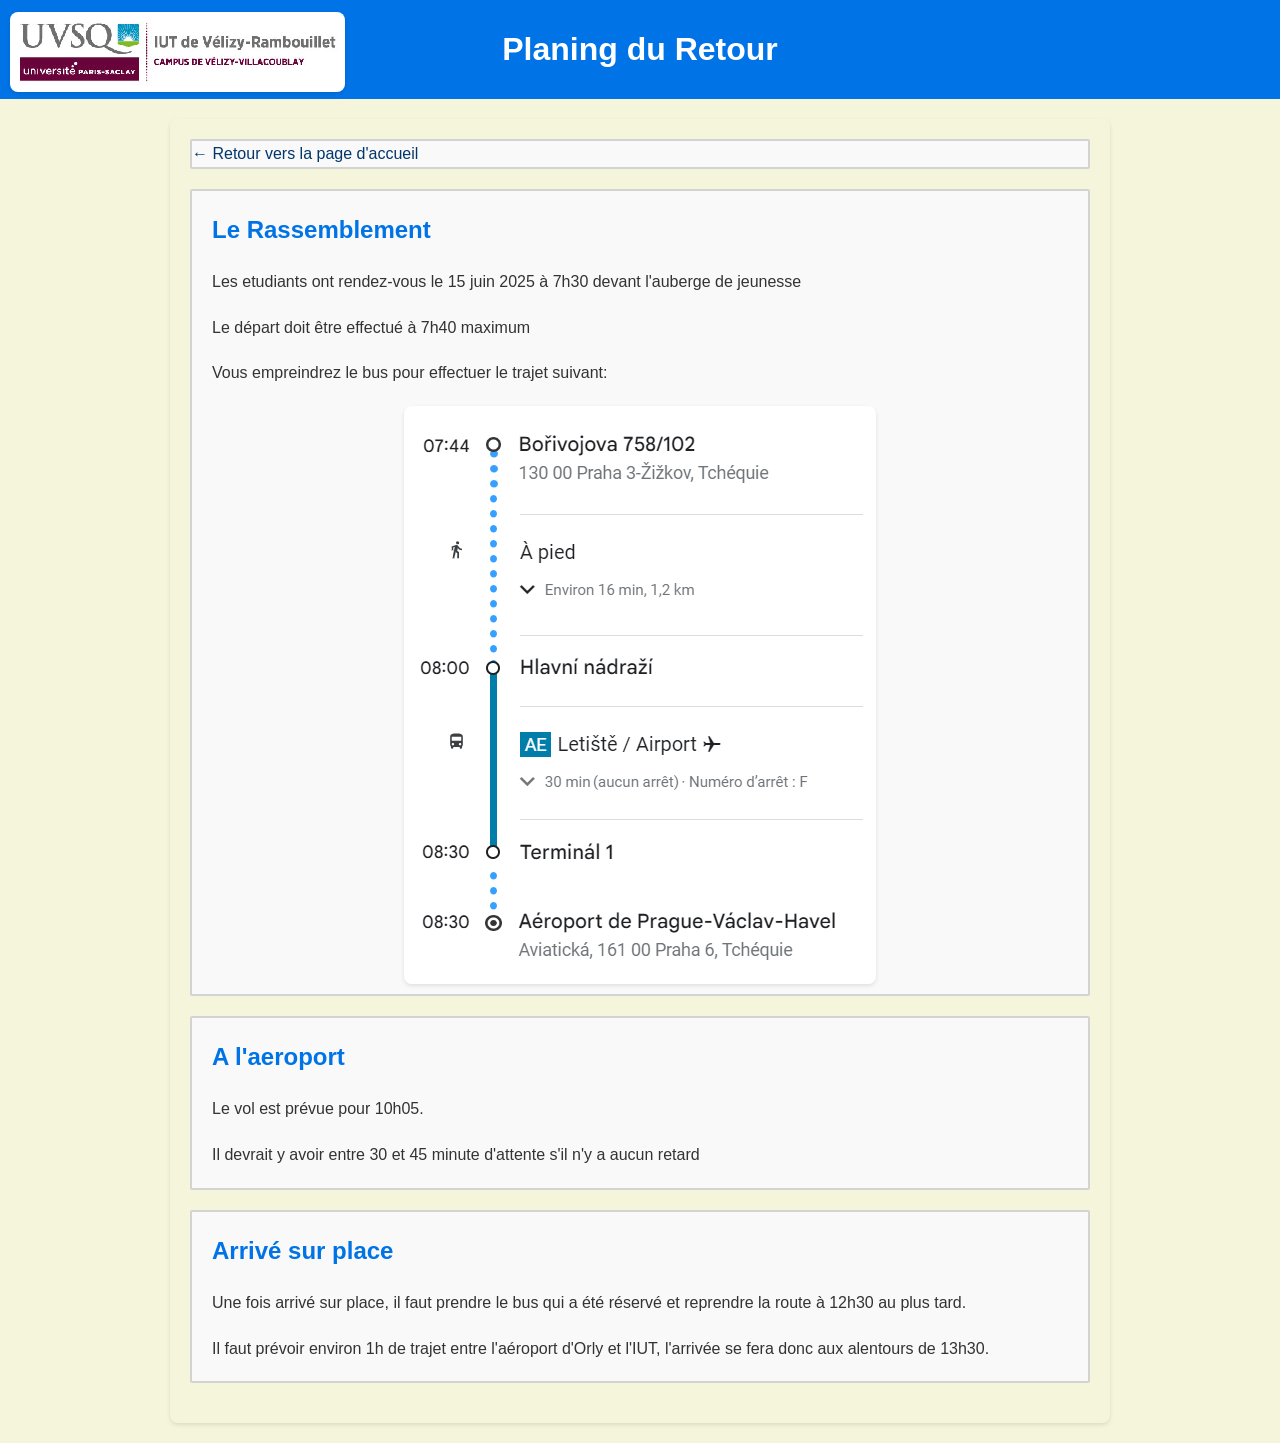
<file: Recueil d'un besoin client/j7.html>
<!DOCTYPE html>
<html lang="fr" xmlns="http://www.w3.org/1999/html">
<head>
    <meta charset="UTF-8">
    <title>Jour 7-Le Retour</title>
    <link href="CSS/style.css" rel="stylesheet">
</head>
<body>
<header>
    <img src="images/IUT%20Velizy%20Villacoublay%20logo%202020%20print.jpg" height="100" width="300" alt="Logo de l'UVSQ de Velizy-Villacoublais"/>
    <h1>Planing du Retour</h1>
</header>
<main>
    <div class="retour">
        <a href="index.html">
            <section id="retour">
                &leftarrow; Retour vers la page d'accueil
            </section>
        </a></div>
    <section id="rdv">
        <h2>Le Rassemblement</h2>
        <p>Les etudiants ont rendez-vous le 15 juin 2025 à 7h30 devant l'auberge de jeunesse</p>
        <p>Le départ doit être effectué à 7h40 maximum</p>
        <p>Vous empreindrez le bus pour effectuer le trajet suivant:</p>
        <img src="images/retour.png" alt="Image du trajet entre l'hotel et l'aeroport">
    </section>

    <section id="vol">
        <h2>A l'aeroport</h2>
        <p>Le vol est prévue pour 10h05.</p>
        <p>Il devrait y avoir entre 30 et 45 minute d'attente s'il n'y a aucun retard</p>
    </section>

    <section id="surplace">
        <h2>Arrivé sur place</h2>
        <p>Une fois arrivé sur place, il faut prendre le bus qui a été réservé et reprendre la route à 12h30 au plus tard.</p>
        <p>Il faut prévoir environ 1h de trajet entre l'aéroport d'Orly et l'IUT, l'arrivée se fera donc aux alentours de 13h30.</p>
    </section>
</main>
</body>
</html>
</file>
<file: Recueil d'un besoin client/CSS/style.css>
body {
    font-family: Arial, sans-serif;
    line-height: 1.6;
    margin: 0;
    padding: 0;
    color: #333;
    background-color: beige;
}

header {
    background-color: #0073e6;
    color: white;
    display: flex;
    align-items: center;
    justify-content: center;
    padding: 1.5rem;
    position: relative;
}

header img {
    position: absolute;
    left: 10px;
    top: 42%;
    transform: translateY(-50%);
    max-height: 80px;
    max-width: 90%;
    height: auto;
    width: auto;
}

header h1 {
    color: white;
    margin: 0;
    text-align: center;
    width: 100%;
}

main {
    max-width: 900px;
    margin: 20px auto;
    padding: 20px;
    background: beige;
    border-radius: 8px;
    box-shadow: 0 2px 4px rgba(0, 0, 0, 0.1);
}

.retour a {
    color: #02366c;
    text-decoration: none;
}

.retour a:hover {
    text-decoration: underline;
    color: #00529e;
}


section {
    margin-bottom: 20px;
    border-radius: 2px;
    border: 2px solid lightgrey;
    background-color: #f9f9f9;
}

h1, h2, h3 {
    color: #0073e6;
    margin: 20px;
}

ul {
    list-style-type: disc;
    padding-left: 20px;
    margin: 20px;
}

p, li {
    margin: 20px;
}

img {
    max-width: 100%;
    height: auto;
    display: block;
    margin-left: auto;
    margin-right: auto;
    image-rendering: pixelated;
    border-radius: 8px;
    margin-top: 10px;
    margin-bottom: 10px;
    box-shadow: 0 2px 4px rgba(0, 0, 0, 0.1);
}

footer {
    text-align: center;
    background-color: #333;
    color: white;
    padding: 10px 0;
    margin-top: 20px;
}

.sections {
    display: flex;
    justify-content: space-between;
    margin-left: 10px;
    margin-right: 10px;
}

.section {
    width: 48%;
}

.sech {
    display: flex;
    justify-content: space-between;
}

.sech .section {
    flex: 1;
    margin: 10px;
}

.sech:last-child {
    justify-content: center;
}

table {
    width: 99%;
    border-collapse: collapse;
    margin-left: 5px;
}

th, td {
    padding: 12px;
    border: 1px solid #ddd;
    text-align: center;
}

.tot th {
    background-color: #68043A;
}

th {
    background-color: #0073e6;
    color: white;
}

tr:nth-child(even) {
    background-color: #f2f2f2;
}

tr:hover {
    background-color: #ddd;
}

caption {
    caption-side: top;
    text-align: left;
    font-size: 1.5em;
    margin: 10px 0;
}

a {
    color: #0073e6;
    text-decoration: none;
}

a:hover {
    text-decoration: underline;
}

button, input, select, textarea {
    font-size: 1em;
    padding: 10px;
    margin: 10px 0;
    border: 1px solid #ddd;
    border-radius: 4px;
}

button:hover, input:hover, select:hover, textarea:hover {
    border-color: #0073e6;
}

button:focus, input:focus, select:focus, textarea:focus {
    outline: 2px solid #0073e6;
    outline-offset: 2px;
}

@media (prefers-reduced-motion: reduce) {
    * {
        animation: none;
        transition: none;
    }
}

.j0-redirect {
    display: flex;
    align-items: center;
    justify-content: center;
    border: 1px solid #ccc;
    padding: 20px;
    text-align: center;
    cursor: pointer;
    transition: background-color 0.3s;
}

.j0-redirect:hover {
    background-color: #f0f0f0;
}

.j0-redirect img {
    max-width: 300px;
    margin: 20px;
}

.redirect_table table {
    table-layout: fixed;
}

.redirect_table th {
    text-align: center;
}

.redirect_table td {
    text-align: left;
}

.prog {
    display: flex;
    flex-wrap: wrap;
    justify-content: space-between;
}
.prog img {
    width: 258px;
    height: 756px;
    margin: 10px;
}
</file>
